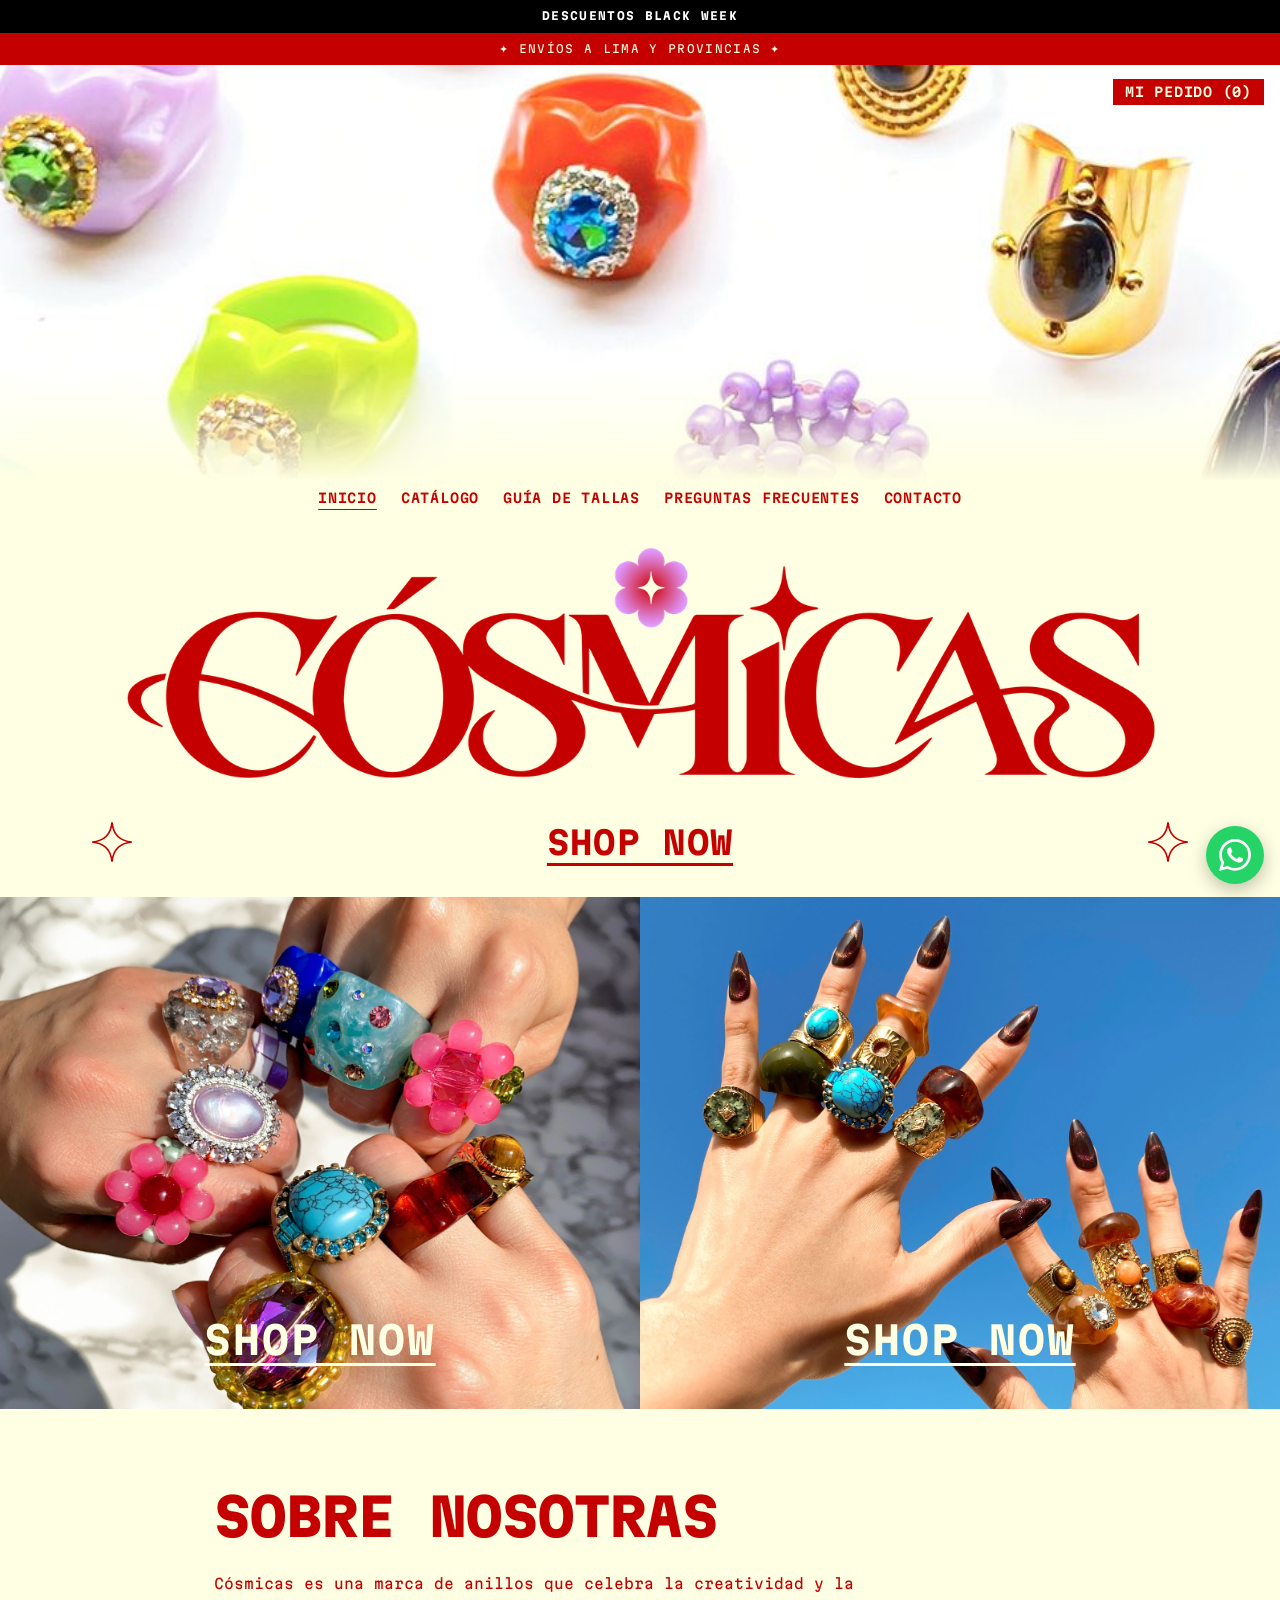
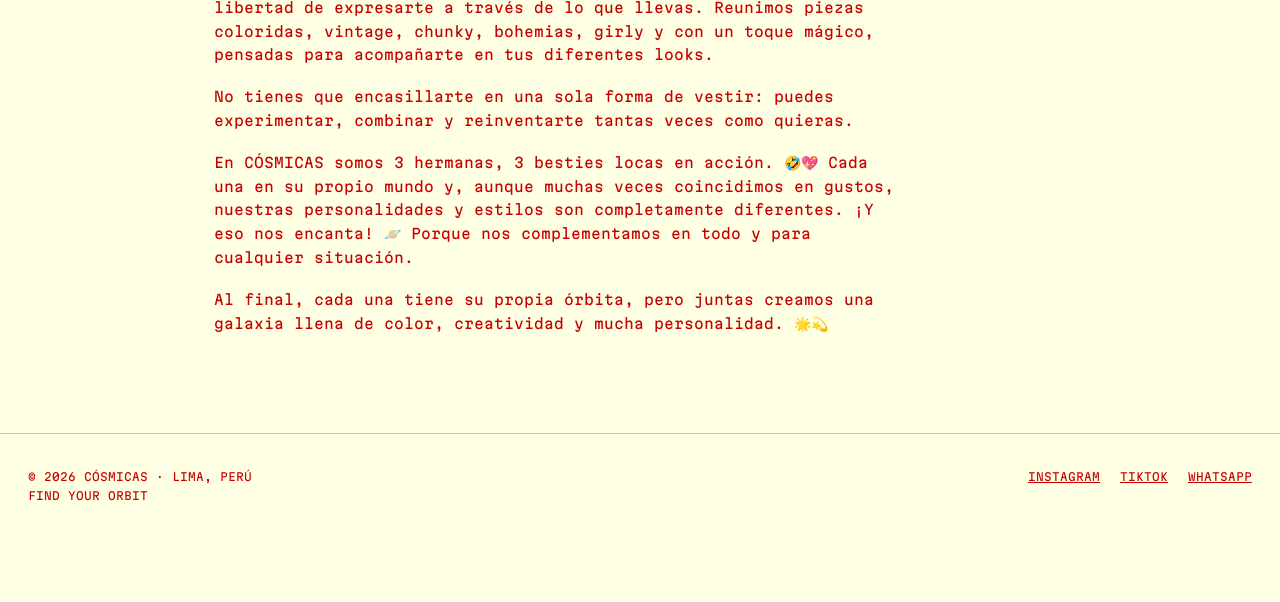
<file: index.html>
<!doctype html>
<html lang="es">
<head>
<meta charset="utf-8">
<meta name="viewport" content="width=device-width,initial-scale=1">
<title>Cósmicas · Anillos statement</title>
<meta name="description" content="Cósmicas: anillos statement coloridos, vintage y hechos a mano. Acrílicos, acero inoxidable y hechos a mano. Lima, Perú.">
<meta property="og:title" content="Cósmicas · Anillos statement">
<meta property="og:description" content="Cósmicas: anillos statement coloridos, vintage y hechos a mano. Acrílicos, acero inoxidable y hechos a mano. Lima, Perú.">
<meta property="og:image" content="https://cosmicas.pe/img/inicio/principal.jpg">
<link rel="icon" href="img/marca/favicon.png">
<link rel="preconnect" href="https://fonts.googleapis.com">
<link rel="preconnect" href="https://fonts.gstatic.com" crossorigin>
<link href="https://fonts.googleapis.com/css2?family=Martian+Mono:wght@400;600;700;800&display=swap" rel="stylesheet">
<link rel="stylesheet" href="css/estilos.css">
</head>
<body data-p="inicio">
<header class="hero">
<div class="ph"><picture><source media="(max-width:700px)" srcset="img/inicio/principal-vertical.jpg"><img src="img/inicio/principal.jpg" alt="Colección de anillos statement de Cósmicas"></picture></div>
<div class="cuerpo">
<nav class="menu" data-nav aria-label="Principal"></nav>
<h1><img src="img/marca/logo.png" alt="Cósmicas" width="1400" height="326"></h1>
<div class="cta"><svg class="st" viewBox="0 0 40 40" aria-hidden="true"><path d="M20 2C21 13 27 19 38 20C27 21 21 27 20 38C19 27 13 21 2 20C13 19 19 13 20 2Z" fill="none" stroke="currentColor" stroke-width="1.5"/></svg><a class="shop" href="catalogo.html">SHOP NOW</a><svg class="st" viewBox="0 0 40 40" aria-hidden="true"><path d="M20 2C21 13 27 19 38 20C27 21 21 27 20 38C19 27 13 21 2 20C13 19 19 13 20 2Z" fill="none" stroke="currentColor" stroke-width="1.5"/></svg></div>
</div>
</header>
<main>
<div class="panos">
<a class="pano" href="catalogo.html"><img src="img/inicio/fotoinicio1.jpg" alt="Manos con anillos Cósmicas" loading="lazy"><span>SHOP NOW</span></a>
<a class="pano" href="catalogo.html"><img src="img/inicio/fotoinicio2.jpg" alt="Manos con anillos Cósmicas" loading="lazy"><span>SHOP NOW</span></a>
</div>
<section class="sobre" id="sobre-nosotras">
<h2>SOBRE NOSOTRAS</h2>
<p>Cósmicas es una marca de anillos que celebra la creatividad y la libertad de expresarte a través de lo que llevas. Reunimos piezas coloridas, vintage, chunky, bohemias, girly y con un toque mágico, pensadas para acompañarte en tus diferentes looks.</p>
<p>No tienes que encasillarte en una sola forma de vestir: puedes experimentar, combinar y reinventarte tantas veces como quieras.</p>
<p>En CÓSMICAS somos 3 hermanas, 3 besties locas en acción. 🤣💖 Cada una en su propio mundo y, aunque muchas veces coincidimos en gustos, nuestras personalidades y estilos son completamente diferentes. ¡Y eso nos encanta! 🪐 Porque nos complementamos en todo y para cualquier situación.</p>
<p>Al final, cada una tiene su propia órbita, pero juntas creamos una galaxia llena de color, creatividad y mucha personalidad. 🌟💫</p>
</section>
</main>
<script src="js/config.js"></script>
<script src="js/site.js"></script>
<script src="js/promo.js"></script>
</body>
</html>
</file>
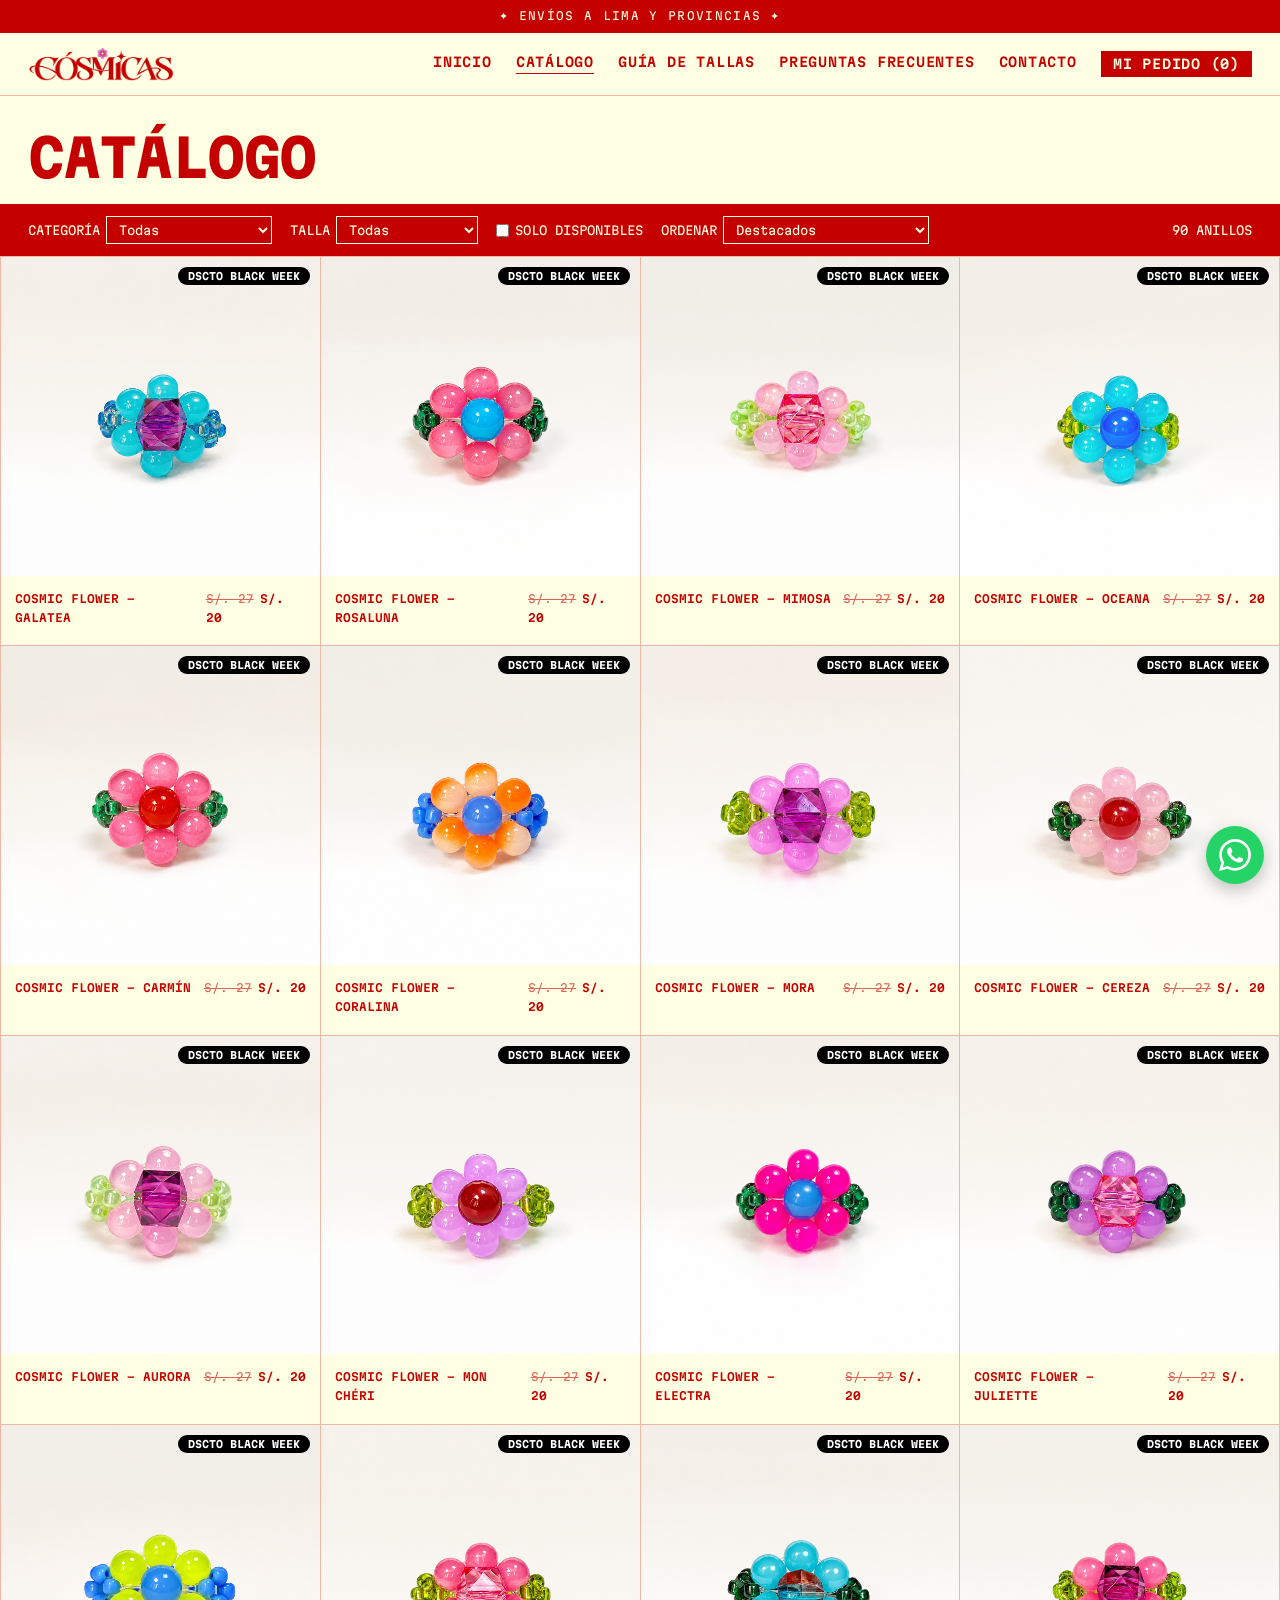
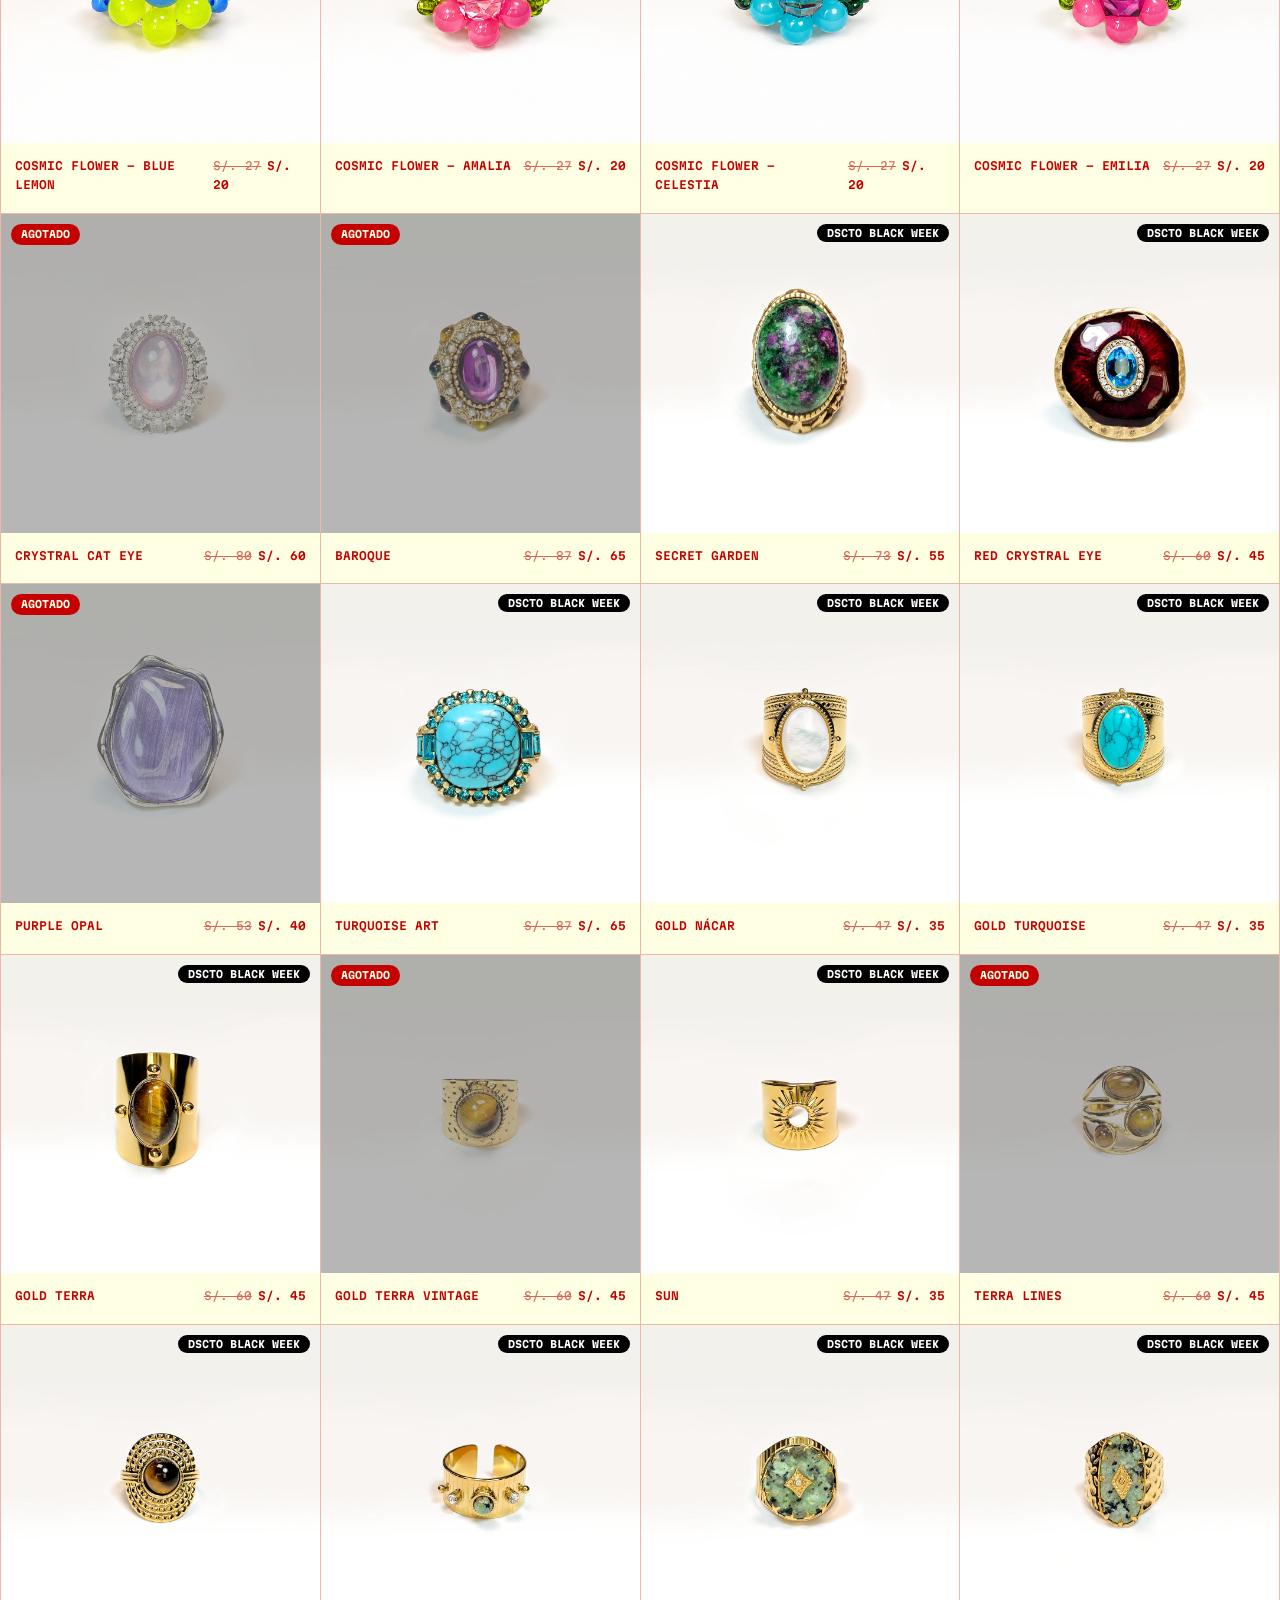
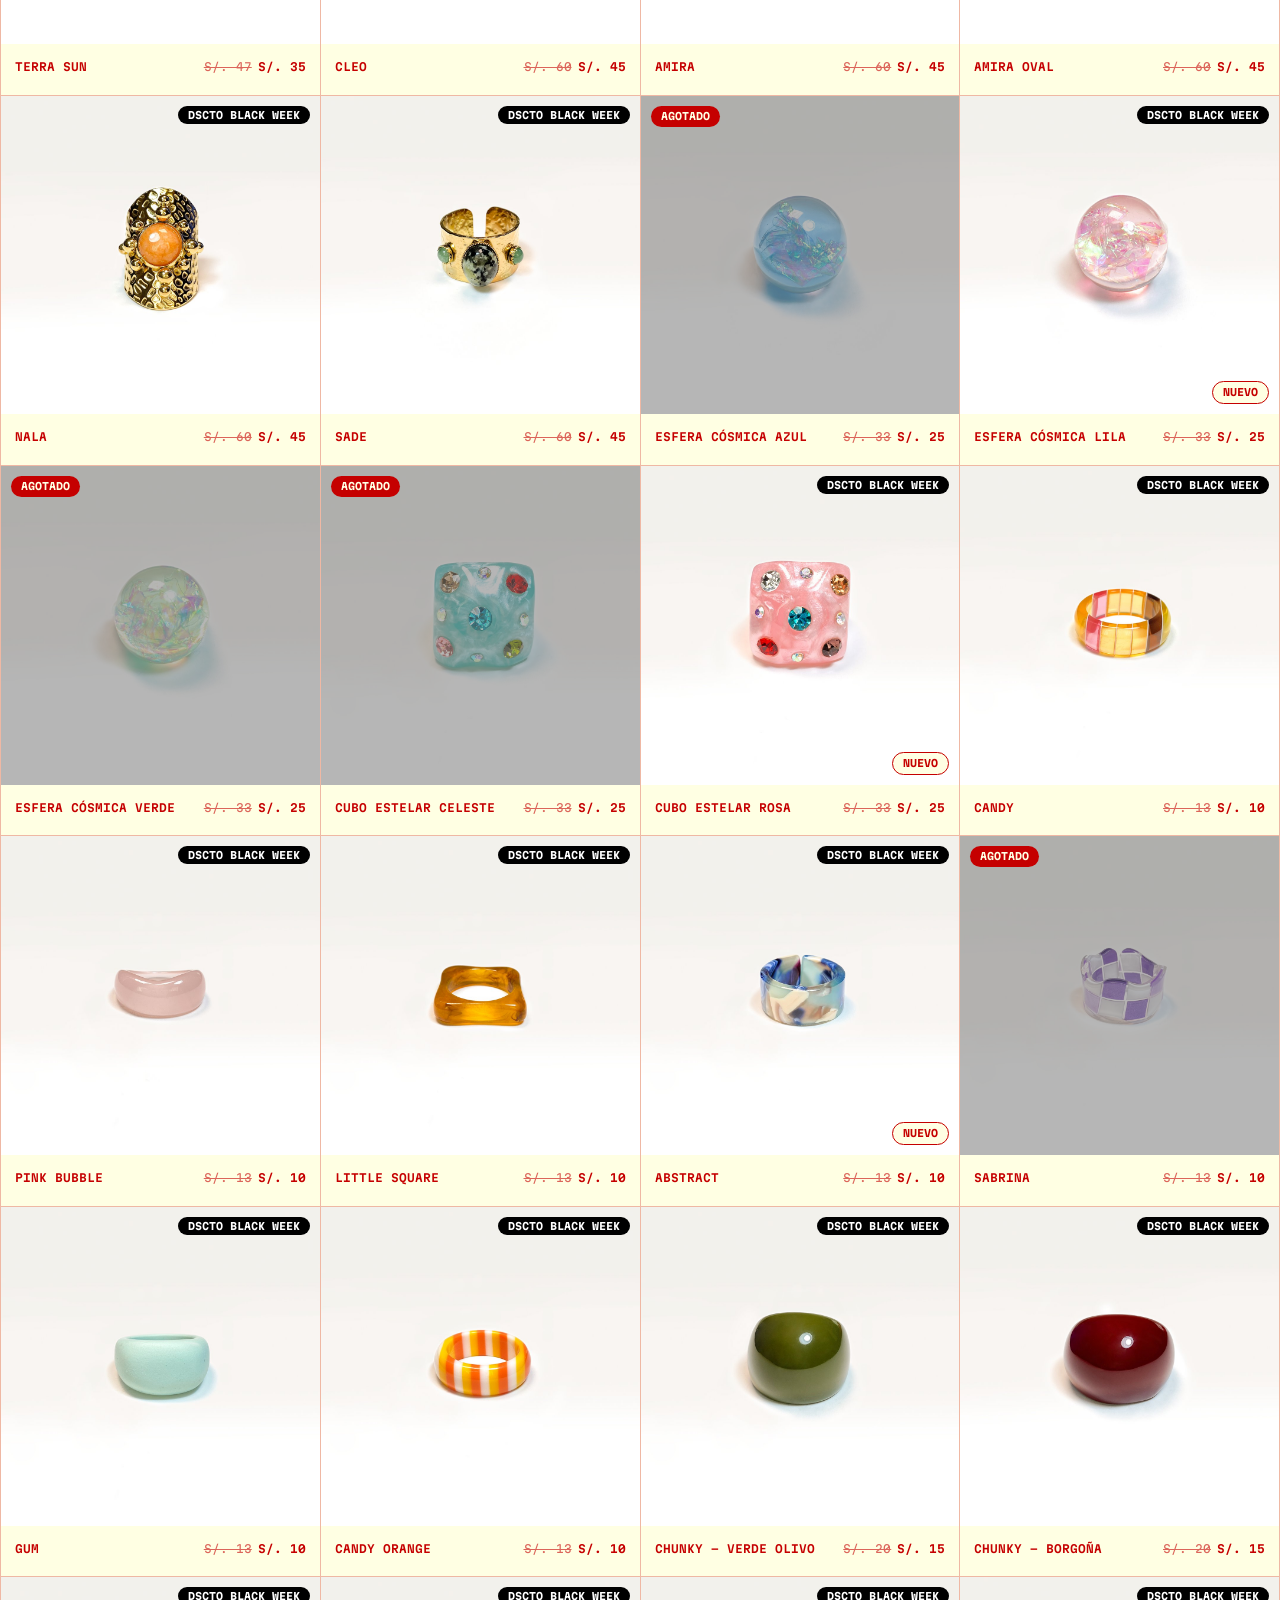
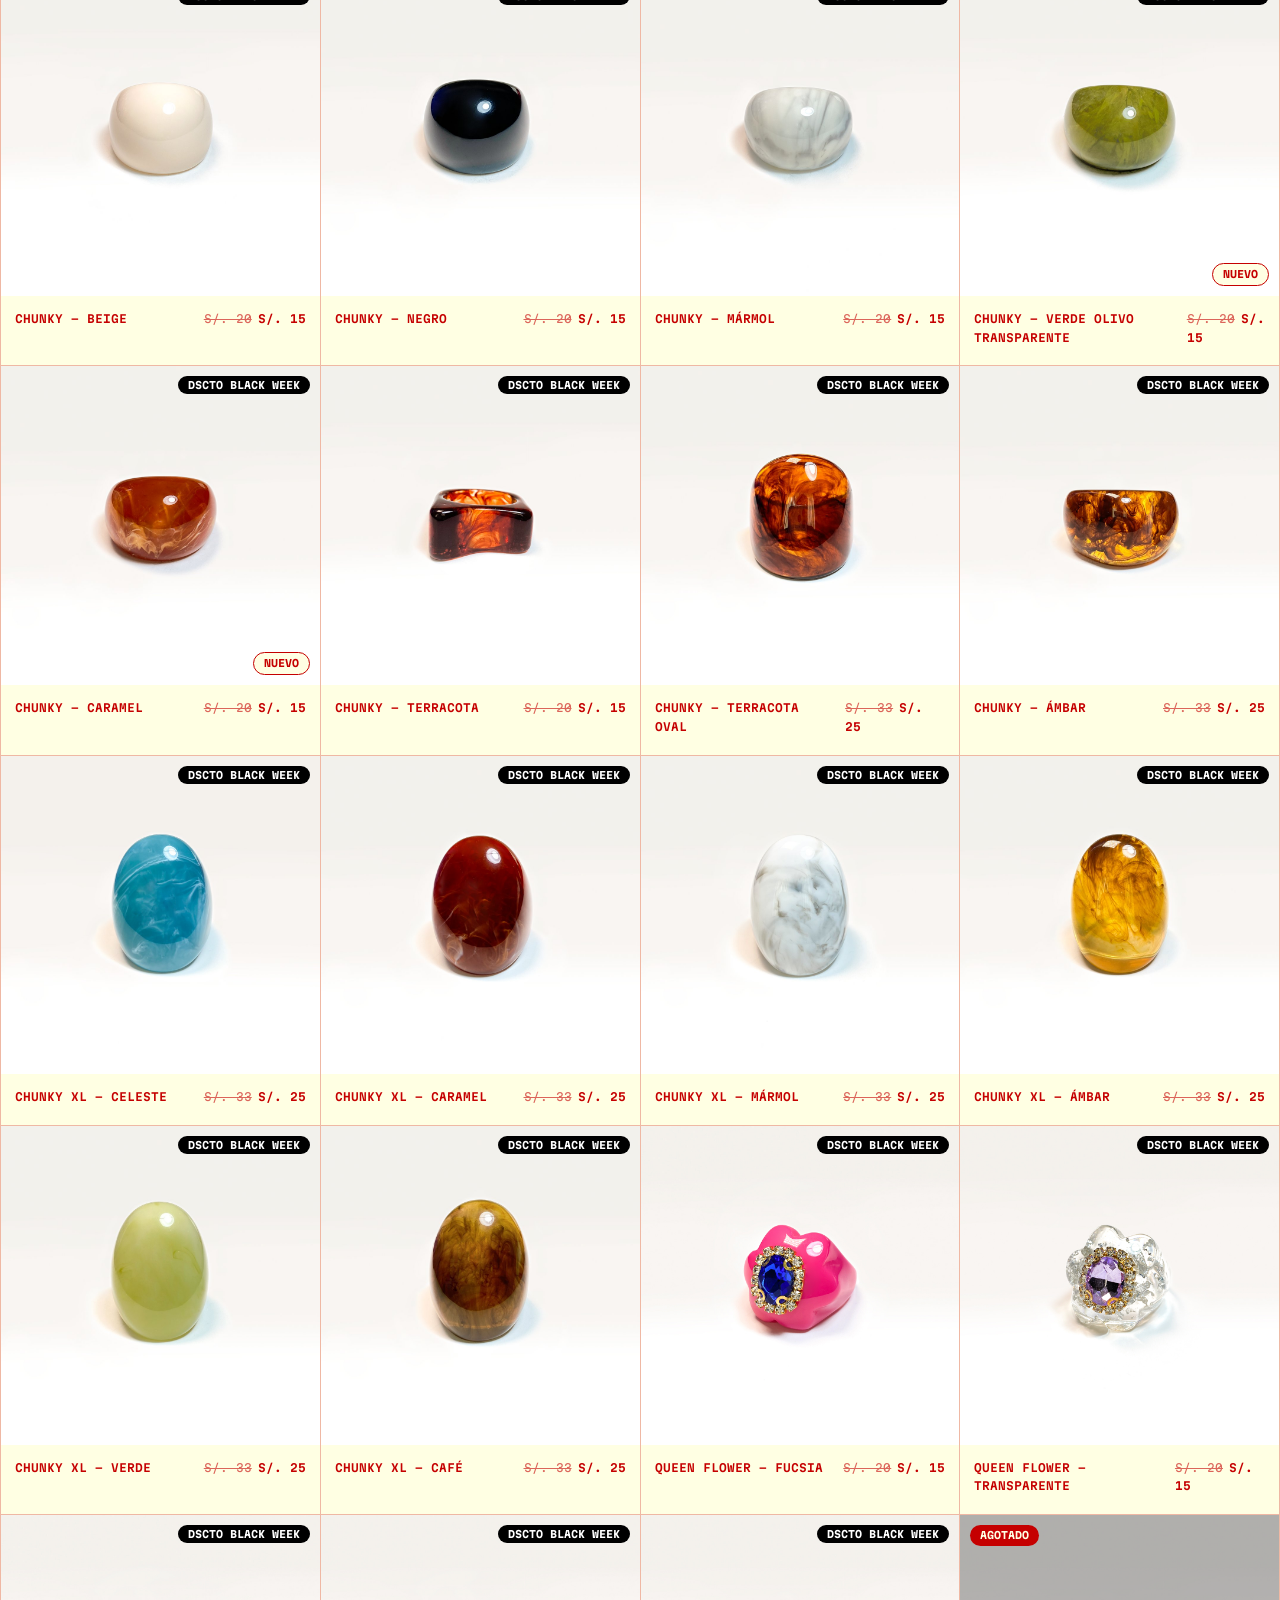
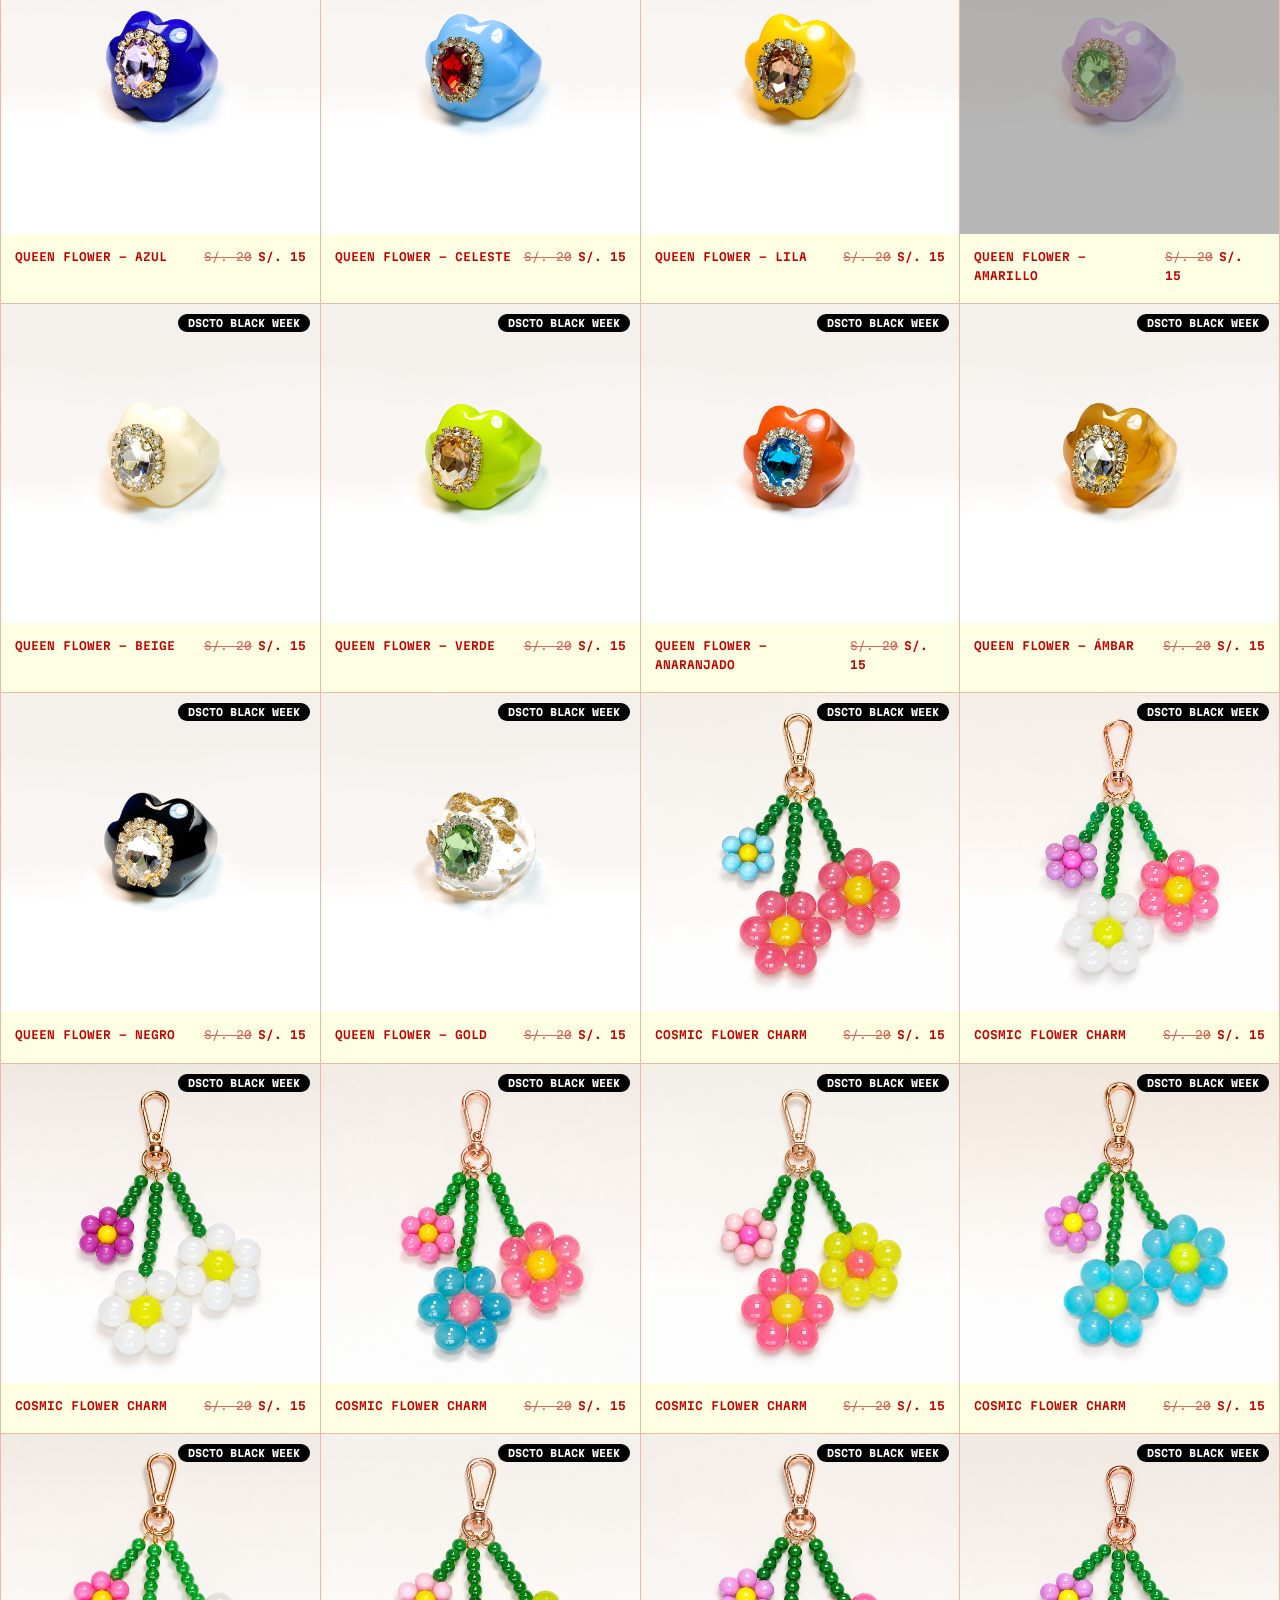
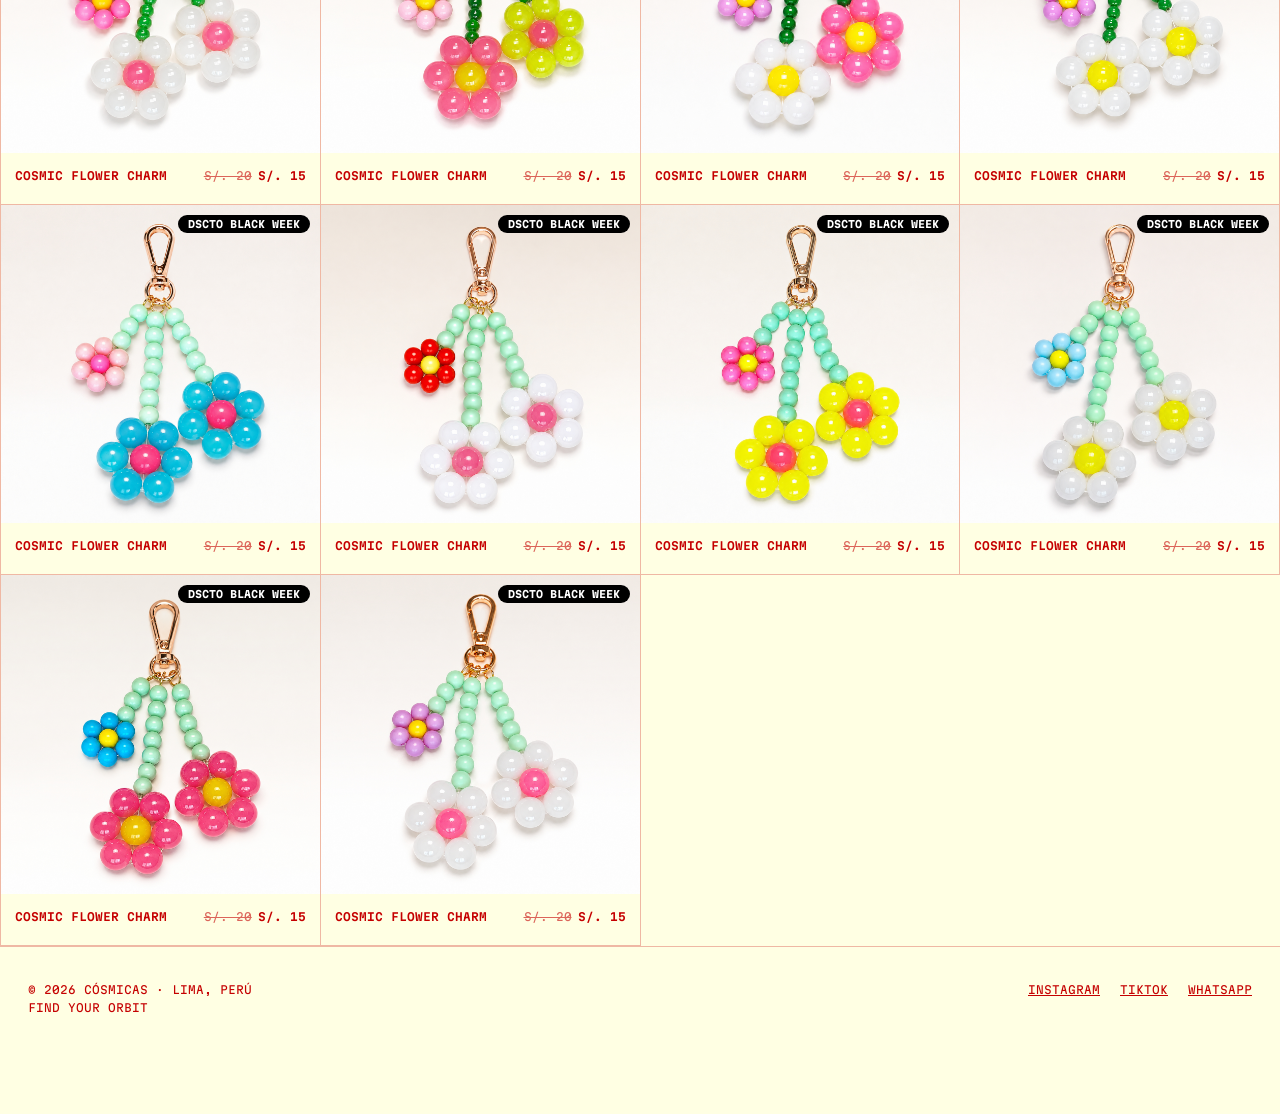
<file: catalogo.html>
<!doctype html>
<html lang="es">
<head>
<meta charset="utf-8">
<meta name="viewport" content="width=device-width,initial-scale=1">
<title>Catálogo · Cósmicas</title>
<meta name="description" content="Catálogo de anillos Cósmicas: acrílicos, acero inoxidable y hechos a mano. Arma tu pedido y envíalo por WhatsApp.">
<meta property="og:title" content="Catálogo · Cósmicas">
<meta property="og:description" content="Catálogo de anillos Cósmicas: acrílicos, acero inoxidable y hechos a mano. Arma tu pedido y envíalo por WhatsApp.">
<meta property="og:image" content="https://cosmicas.pe/img/inicio/principal.jpg">
<link rel="icon" href="img/marca/favicon.png">
<link rel="preconnect" href="https://fonts.googleapis.com">
<link rel="preconnect" href="https://fonts.gstatic.com" crossorigin>
<link href="https://fonts.googleapis.com/css2?family=Martian+Mono:wght@400;600;700;800&display=swap" rel="stylesheet">
<link rel="stylesheet" href="css/estilos.css">
</head>
<body data-p="catalogo">
<main>
<h1 class="tit">CATÁLOGO</h1>
<div class="filt">
<label>CATEGORÍA <select id="fc"><option value="">Todas</option></select></label>
<label>TALLA <select id="ft"><option value="">Todas</option></select></label>
<label><input type="checkbox" id="fd"> SOLO DISPONIBLES</label>
<label>ORDENAR <select id="fo"><option value="">Destacados</option><option value="pa">Precio: menor a mayor</option><option value="pd">Precio: mayor a menor</option><option value="n">Nombre A-Z</option></select></label>
<span class="cuenta" id="cuenta" aria-live="polite"></span>
</div>
<div class="grid" id="grid"><p class="vacio">Cargando anillos…</p></div>
</main>
<div class="ov" id="ov"><div class="fi" id="fi" role="dialog" aria-modal="true" aria-label="Detalle del anillo"></div></div>
<aside class="cart" id="cart" aria-label="Mi pedido" aria-hidden="true">
<button class="x" data-cc aria-label="Cerrar mi pedido">×</button>
<h2>MI PEDIDO</h2>
<div class="items" id="items"></div>
<div class="tot"><div>TOTAL <b id="tot">S/. 0</b></div><p>El envío se cotiza aparte por WhatsApp.</p><a class="btn" id="envia" href="#" aria-disabled="true" rel="noopener">ENVIAR PEDIDO POR WHATSAPP</a></div>
</aside>
<script src="js/config.js"></script>
<script src="js/site.js"></script>
<script src="js/catalogo.js"></script>
</body>
</html>
</file>
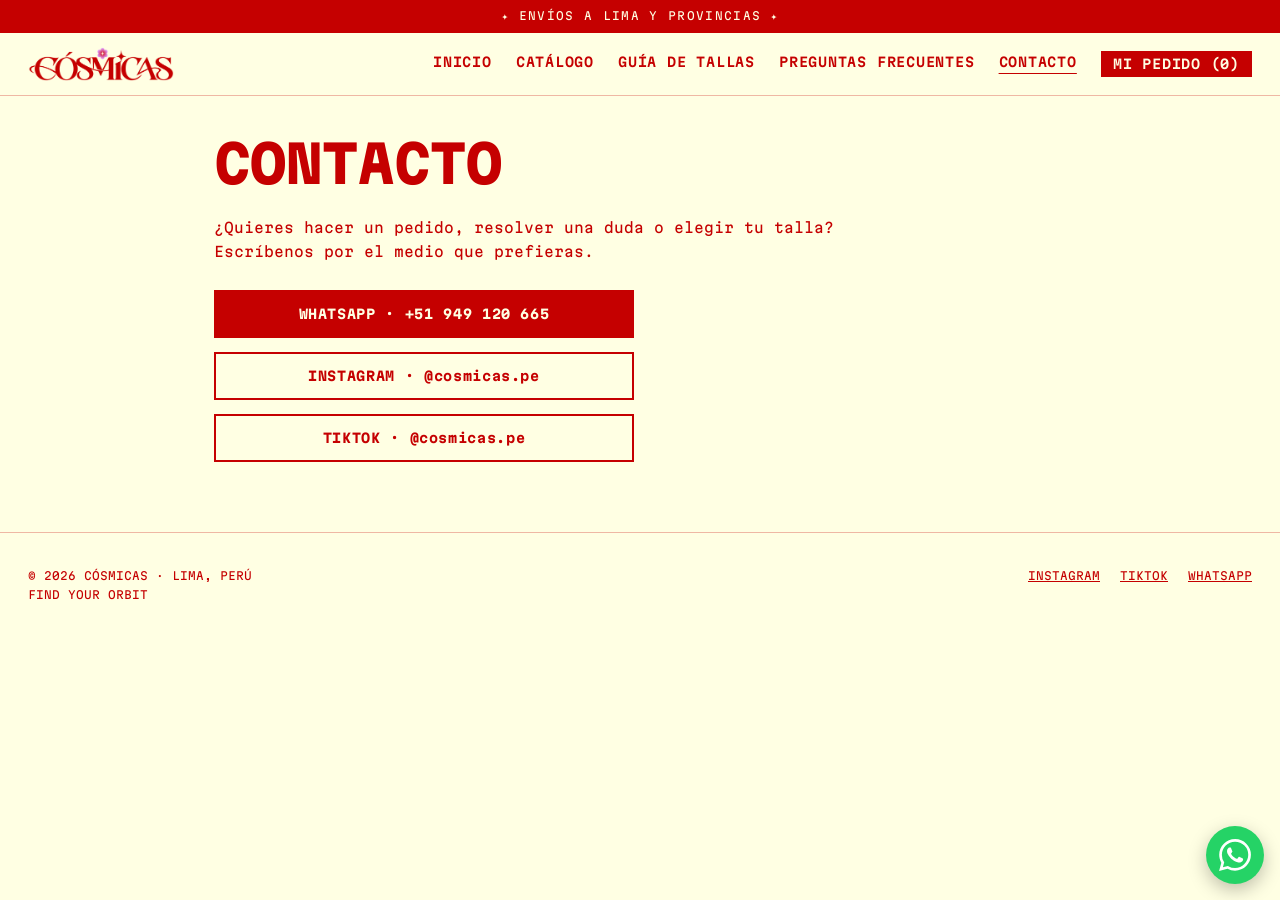
<file: contacto.html>
<!doctype html>
<html lang="es">
<head>
<meta charset="utf-8">
<meta name="viewport" content="width=device-width,initial-scale=1">
<title>Contacto · Cósmicas</title>
<meta name="description" content="Escríbenos por WhatsApp, Instagram o TikTok.">
<meta property="og:title" content="Contacto · Cósmicas">
<meta property="og:description" content="Escríbenos por WhatsApp, Instagram o TikTok.">
<meta property="og:image" content="https://cosmicas.pe/img/inicio/principal.jpg">
<link rel="icon" href="img/marca/favicon.png">
<link rel="preconnect" href="https://fonts.googleapis.com">
<link rel="preconnect" href="https://fonts.gstatic.com" crossorigin>
<link href="https://fonts.googleapis.com/css2?family=Martian+Mono:wght@400;600;700;800&display=swap" rel="stylesheet">
<link rel="stylesheet" href="css/estilos.css">
</head>
<body data-p="contacto">
<main class="pag">
<h1>CONTACTO</h1>
<p>¿Quieres hacer un pedido, resolver una duda o elegir tu talla? Escríbenos por el medio que prefieras.</p>
<div class="cont">
<a class="btn" id="cw" href="#" target="_blank" rel="noopener">WHATSAPP · +51 949 120 665</a>
<a class="btn o" id="ci" href="#" target="_blank" rel="noopener">INSTAGRAM · @cosmicas.pe</a>
<a class="btn o" id="ct" href="#" target="_blank" rel="noopener">TIKTOK · @cosmicas.pe</a>
</div>
</main>
<script src="js/config.js"></script>
<script src="js/site.js"></script>
<script>document.getElementById("cw").href=COSMICAS.waLink("Hola Cósmicas, quisiera más información 💫");document.getElementById("ci").href=COSMICAS.ig;document.getElementById("ct").href=COSMICAS.tt;</script>
</body>
</html>
</file>
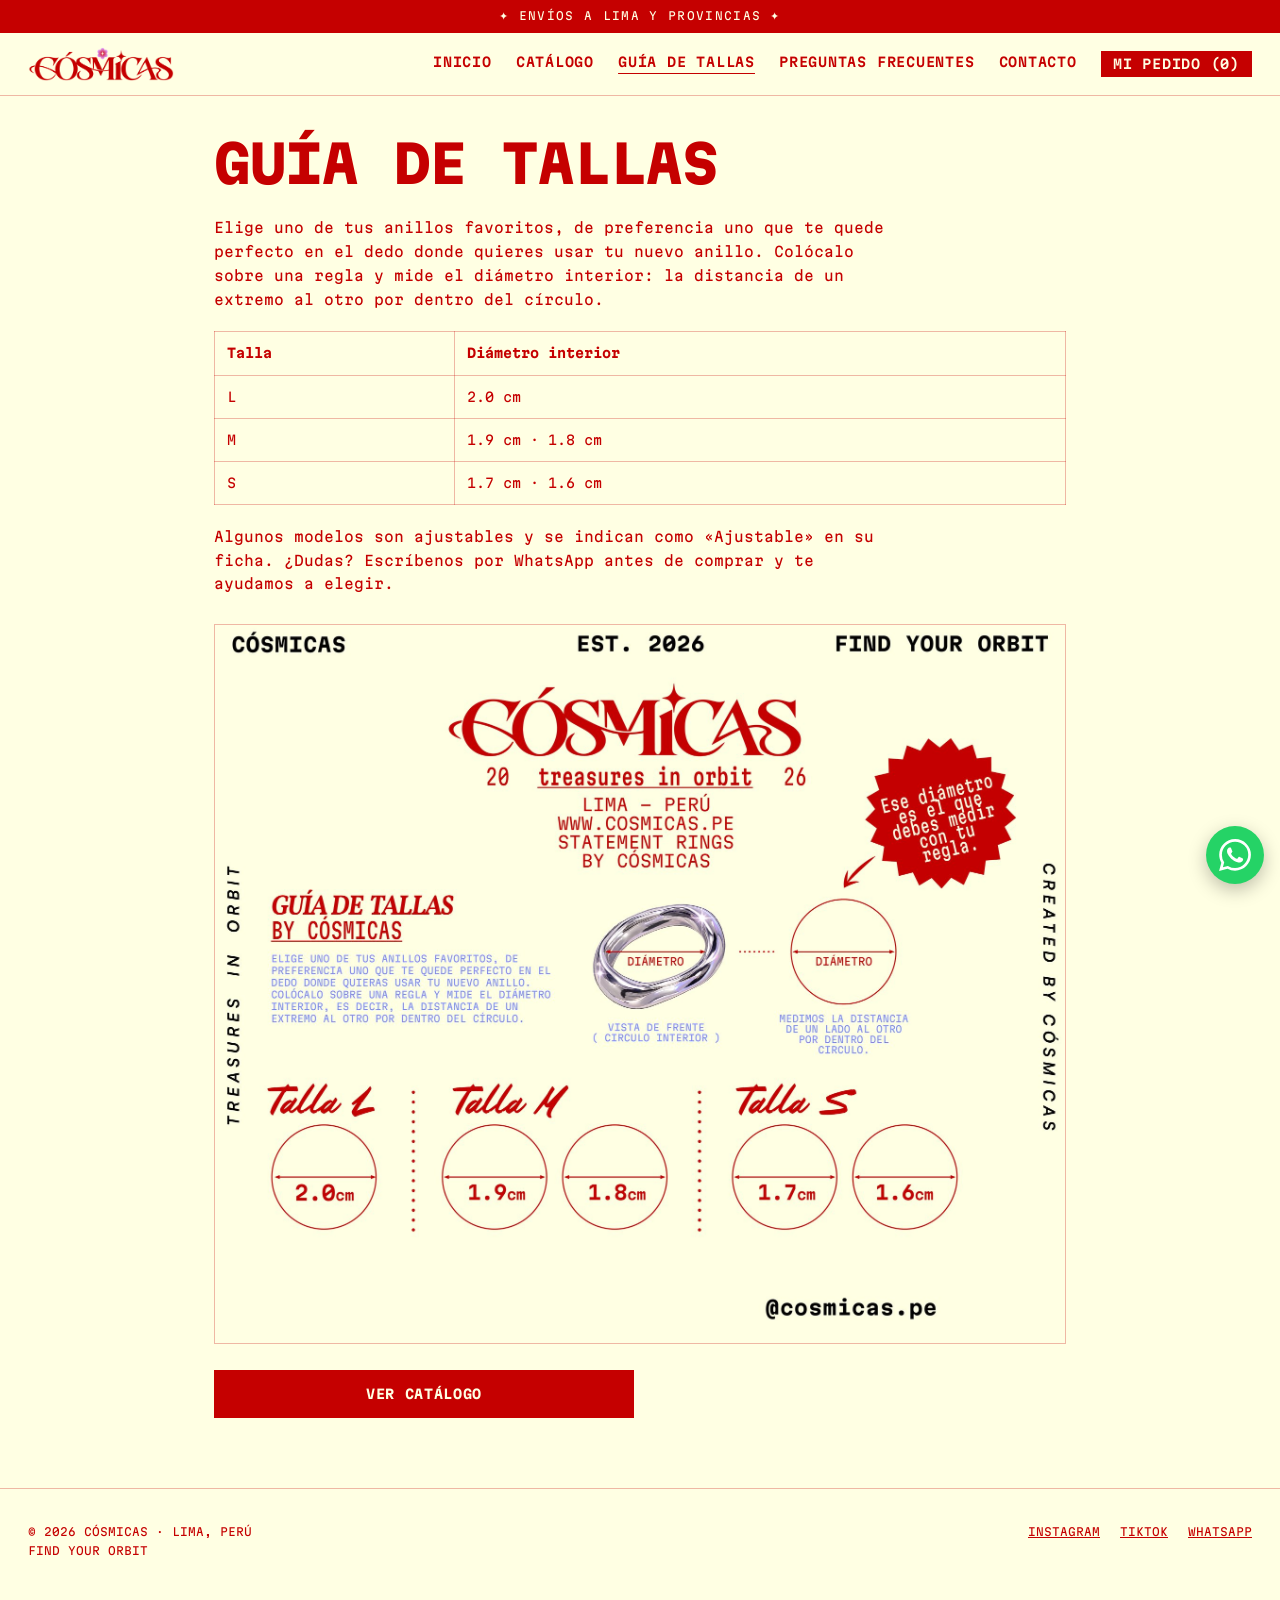
<file: guia-de-tallas.html>
<!doctype html>
<html lang="es">
<head>
<meta charset="utf-8">
<meta name="viewport" content="width=device-width,initial-scale=1">
<title>Guía de tallas · Cósmicas</title>
<meta name="description" content="Cómo medir tu talla de anillo con una regla: tallas S, M y L de Cósmicas.">
<meta property="og:title" content="Guía de tallas · Cósmicas">
<meta property="og:description" content="Cómo medir tu talla de anillo con una regla: tallas S, M y L de Cósmicas.">
<meta property="og:image" content="https://cosmicas.pe/img/inicio/principal.jpg">
<link rel="icon" href="img/marca/favicon.png">
<link rel="preconnect" href="https://fonts.googleapis.com">
<link rel="preconnect" href="https://fonts.gstatic.com" crossorigin>
<link href="https://fonts.googleapis.com/css2?family=Martian+Mono:wght@400;600;700;800&display=swap" rel="stylesheet">
<link rel="stylesheet" href="css/estilos.css">
</head>
<body data-p="tallas">
<main class="pag">
<h1>GUÍA DE TALLAS</h1>
<p>Elige uno de tus anillos favoritos, de preferencia uno que te quede perfecto en el dedo donde quieres usar tu nuevo anillo. Colócalo sobre una regla y mide el diámetro interior: la distancia de un extremo al otro por dentro del círculo.</p>
<table class="tt"><thead><tr><th>Talla</th><th>Diámetro interior</th></tr></thead><tbody>
<tr><td>L</td><td>2.0 cm</td></tr><tr><td>M</td><td>1.9 cm · 1.8 cm</td></tr><tr><td>S</td><td>1.7 cm · 1.6 cm</td></tr></tbody></table>
<p>Algunos modelos son ajustables y se indican como «Ajustable» en su ficha. ¿Dudas? Escríbenos por WhatsApp antes de comprar y te ayudamos a elegir.</p>
<img class="gdt" src="img/tallas/guia-de-tallas.jpg" alt="Guía de tallas Cósmicas: L 2.0 cm, M 1.9 y 1.8 cm, S 1.7 y 1.6 cm" loading="lazy">
<div class="cont"><a class="btn" href="catalogo.html">VER CATÁLOGO</a></div>
</main>
<script src="js/config.js"></script>
<script src="js/site.js"></script>
</body>
</html>
</file>
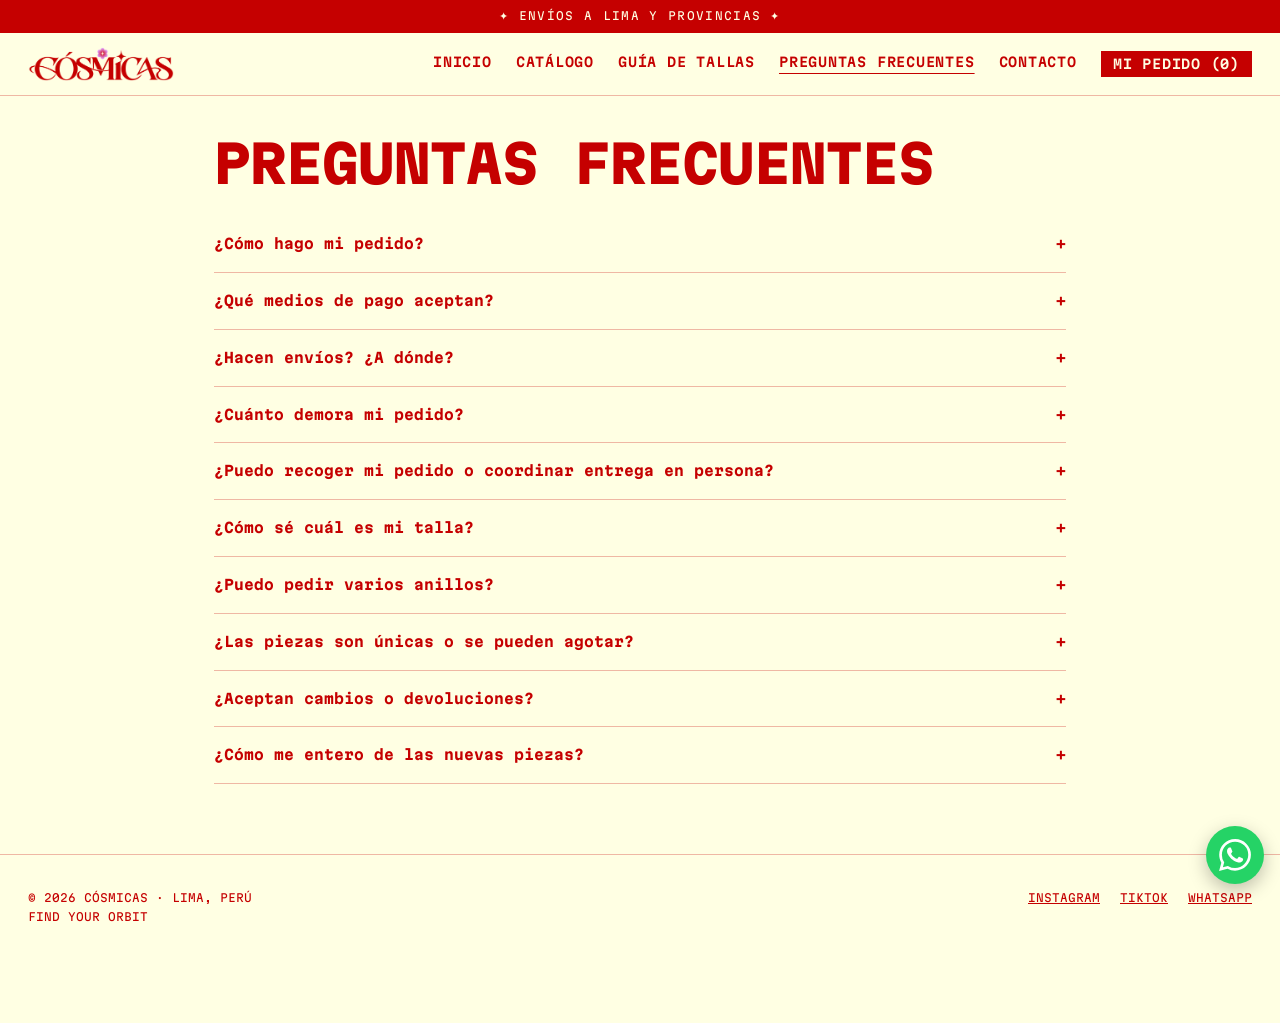
<file: preguntas-frecuentes.html>
<!doctype html>
<html lang="es">
<head>
<meta charset="utf-8">
<meta name="viewport" content="width=device-width,initial-scale=1">
<title>Preguntas frecuentes · Cósmicas</title>
<meta name="description" content="Pedidos, pagos, envíos, tallas y cambios: resolvemos tus dudas sobre Cósmicas.">
<meta property="og:title" content="Preguntas frecuentes · Cósmicas">
<meta property="og:description" content="Pedidos, pagos, envíos, tallas y cambios: resolvemos tus dudas sobre Cósmicas.">
<meta property="og:image" content="https://cosmicas.pe/img/inicio/principal.jpg">
<link rel="icon" href="img/marca/favicon.png">
<link rel="preconnect" href="https://fonts.googleapis.com">
<link rel="preconnect" href="https://fonts.gstatic.com" crossorigin>
<link href="https://fonts.googleapis.com/css2?family=Martian+Mono:wght@400;600;700;800&display=swap" rel="stylesheet">
<link rel="stylesheet" href="css/estilos.css">
</head>
<body data-p="faq">
<main class="pag">
<h1>PREGUNTAS FRECUENTES</h1>
<details><summary>¿Cómo hago mi pedido?</summary><p>Elige tus anillos favoritos en el catálogo, agrégalos a tu carrito y envía tu pedido por WhatsApp: llegará con el detalle de lo que elegiste. Ahí confirmamos la disponibilidad, te damos los datos de pago y coordinamos tu delivery para cotizar el envío. 💫</p></details>
<details><summary>¿Qué medios de pago aceptan?</summary><p>Yape, Plin y transferencia bancaria (BCP y BBVA). Te enviamos los datos por WhatsApp cuando confirmemos tu pedido.</p></details>
<details><summary>¿Hacen envíos? ¿A dónde?</summary><p>Sí, enviamos por delivery a Lima y a provincias. El costo se cotiza aparte según tu dirección de entrega.</p></details>
<details><summary>¿Cuánto demora mi pedido?</summary><p>En Lima, aproximadamente de 2 a 5 días hábiles. En provincias, de 4 a 7 días hábiles.</p></details>
<details><summary>¿Puedo recoger mi pedido o coordinar entrega en persona?</summary><p>Por ahora todos nuestros pedidos se entregan por delivery.</p></details>
<details><summary>¿Cómo sé cuál es mi talla?</summary><p>Revisa nuestra <a href="guia-de-tallas.html">guía de tallas</a>: mide el diámetro interior de un anillo que te quede perfecto y compáralo con nuestras tallas S, M y L. Algunos modelos son ajustables, y cada anillo indica su talla.</p></details>
<details><summary>¿Puedo pedir varios anillos?</summary><p>Claro. Agrega al carrito todos los que quieras, mientras haya stock disponible, y envíalos en un solo pedido.</p></details>
<details><summary>¿Las piezas son únicas o se pueden agotar?</summary><p>Trabajamos con stock limitado, así que algunas piezas pueden agotarse. Los anillos hechos a mano se ofrecen solo en las unidades disponibles.</p></details>
<details><summary>¿Aceptan cambios o devoluciones?</summary><p>Como trabajamos con stock limitado y tú eliges tu talla con nuestra guía, no realizamos cambios ni devoluciones. Por eso queremos que tu anillo te quede perfecto: mide con calma y, si tienes dudas, escríbenos por WhatsApp antes de comprar. ¡Te ayudamos a elegir tu talla! ✨</p></details>
<details><summary>¿Cómo me entero de las nuevas piezas?</summary><p>Síguenos en <a href="https://www.instagram.com/cosmicas.pe/" target="_blank" rel="noopener">Instagram</a> y <a href="https://www.tiktok.com/@cosmicas.pe" target="_blank" rel="noopener">TikTok</a>: ahí mostramos cada novedad.</p></details>
</main>
<script src="js/config.js"></script>
<script src="js/site.js"></script>
</body>
</html>
</file>
<file: css/estilos.css>
:root{--rojo:#C50000;--crema:#FFFFE3;--linea:rgba(197,0,0,.28)}
*{box-sizing:border-box;margin:0}
html{scroll-behavior:smooth}
body{background:var(--crema);color:var(--rojo);font:400 13px/1.7 "Martian Mono",monospace;-webkit-text-size-adjust:100%}
img{display:block;max-width:100%}
a{color:inherit}
:focus-visible{outline:2px solid var(--rojo);outline-offset:3px}
.bar{background:var(--rojo);color:var(--crema);text-align:center;padding:7px 12px;font-size:11px;letter-spacing:.12em}
.menu{display:flex;flex-wrap:wrap;justify-content:center;gap:6px 24px;font-weight:600;font-size:13px;letter-spacing:.06em}
.menu a{text-decoration:none}
.menu a:hover,.menu a[aria-current]{text-decoration:underline;text-underline-offset:6px}
a.mp{display:inline-block;background:var(--rojo);color:var(--crema);padding:2px 12px;text-decoration:none;font-weight:600;font-size:13px;letter-spacing:.06em}
.hero{position:relative}
.mp-top{position:absolute;top:14px;right:16px;z-index:5}
.top{display:flex;align-items:center;justify-content:space-between;gap:16px;padding:14px 28px;border-bottom:1px solid var(--linea);position:sticky;top:0;background:var(--crema);z-index:20}
.top img{height:34px;width:auto}
.hero{height:calc(100vh - 34px);height:calc(100svh - 34px);min-height:560px;display:grid;grid-template-rows:1fr 1fr}
.hero .ph{min-height:0;-webkit-mask-image:linear-gradient(#000 72%,transparent);mask-image:linear-gradient(#000 72%,transparent)}
.hero .ph img{width:100%;height:100%;object-fit:cover}
.hero .cuerpo{display:flex;flex-direction:column;align-items:center;justify-content:space-between;padding:6px 20px 28px;min-height:0}
.hero h1{display:flex;justify-content:center;min-height:0}
.hero h1 img{width:auto;height:auto;max-width:90vw;max-height:27vh}
.cta{display:flex;align-items:center;justify-content:space-between;width:min(92vw,1100px)}
.st{width:44px;height:44px}
.shop{font-weight:700;font-size:clamp(18px,3vw,32px);letter-spacing:.04em;text-underline-offset:8px}
.pano{position:relative;display:block;overflow:hidden}
.panos{display:grid;grid-template-columns:1fr 1fr}
.pano img{width:100%;aspect-ratio:5/4;height:auto;object-fit:cover}
.pano span{position:absolute;left:0;right:0;bottom:7%;text-align:center;color:var(--crema);font-weight:700;font-size:clamp(20px,3vw,40px);letter-spacing:.05em;text-decoration:underline;text-underline-offset:8px}
.sobre,.pag{max-width:900px;margin:0 auto;padding:80px 24px}
.pag{padding:40px 24px 70px}
.sobre h2,.pag h1,.tit{font-weight:800;line-height:1.05;font-size:clamp(28px,5vw,52px)}
.sobre h2{margin-bottom:28px}
.sobre p,.pag p{max-width:68ch;margin:0 0 18px;font-size:14px}
.pag h1{margin-bottom:26px}
.pag p{margin-top:10px}
details{border-bottom:1px solid var(--linea);padding:16px 0}
summary{cursor:pointer;font-weight:700;font-size:14px;list-style:none;display:flex;justify-content:space-between;gap:16px}
summary::after{content:"+"}
details[open] summary::after{content:"–"}
summary::-webkit-details-marker{display:none}
.tt{border-collapse:collapse;width:100%;margin:20px 0}
.tt td,.tt th{border:1px solid var(--linea);padding:10px 12px;text-align:left}
.gdt{width:100%;margin-top:28px;border:1px solid var(--linea)}
.cont{display:grid;gap:14px;margin-top:26px;max-width:420px}
.btn{font:700 13px "Martian Mono",monospace;background:var(--rojo);color:var(--crema);border:2px solid var(--rojo);padding:14px 18px;cursor:pointer;letter-spacing:.05em;text-decoration:none;text-align:center;display:block}
.btn:disabled,.btn[aria-disabled=true]{opacity:.45;cursor:not-allowed}
.btn.o{background:transparent;color:var(--rojo)}
.tit{padding:34px 28px 20px}
.filt{background:var(--rojo);color:var(--crema);display:flex;flex-wrap:wrap;gap:10px 18px;align-items:center;padding:12px 28px;font-size:12px}
.filt select{font:inherit;background:transparent;color:inherit;border:1px solid var(--crema);padding:5px 8px}
.filt option{color:#000;background:#fff}
.filt label{display:flex;gap:6px;align-items:center;cursor:pointer}
.filt .cuenta{margin-left:auto}
.grid{display:grid;grid-template-columns:repeat(4,1fr);border-top:1px solid var(--linea);border-left:1px solid var(--linea)}
.card{position:relative;display:block;text-decoration:none;border-right:1px solid var(--linea);border-bottom:1px solid var(--linea)}
.card .im{position:relative;aspect-ratio:1;background:#fff;overflow:hidden}
.card .im img{position:absolute;inset:0;width:100%;height:100%;object-fit:cover;transition:opacity .25s}
.card .im img+img{opacity:0}
@media(hover:hover){.card:hover .im img+img{opacity:1}}
.card.ago .im img{opacity:.55}
.card.ago .im img+img{display:none}
.inf{display:flex;justify-content:space-between;gap:10px;padding:14px 14px 18px;font-size:11px;font-weight:600;text-transform:uppercase}
.pill{position:absolute;top:10px;z-index:2;padding:2px 10px;border-radius:99px;font-size:10px;font-weight:700;background:var(--rojo);color:var(--crema)}
.pill.a{left:10px}
.pill.n{right:10px;background:var(--crema);color:var(--rojo);border:1px solid var(--rojo)}
.vacio{padding:40px 28px;grid-column:1/-1}
.ov{position:fixed;inset:0;background:rgba(60,0,0,.55);display:none;align-items:center;justify-content:center;z-index:50;padding:16px}
.ov.on{display:flex}
.fi{background:var(--crema);border:2px solid var(--rojo);max-width:1000px;width:100%;max-height:92vh;overflow:auto;display:grid;grid-template-columns:1.1fr 1fr;position:relative}
.gal{padding:18px}
.big{width:100%;aspect-ratio:1;object-fit:cover;background:#fff}
.th{display:flex;gap:8px;margin-top:8px}
.th button{width:72px;height:72px;padding:0;border:1px solid var(--linea);background:#fff;cursor:pointer}
.th button[aria-current=true]{border:2px solid var(--rojo)}
.th img{width:100%;height:100%;object-fit:cover}
.det{padding:34px 28px;display:flex;flex-direction:column;gap:12px}
.det h2{font-size:22px;line-height:1.2;font-weight:800;text-transform:uppercase}
.det p{font-size:12px}
.px{font-size:20px;font-weight:700}
.px s{font-weight:400;opacity:.6;font-size:14px;margin-right:8px}
.x{position:absolute;top:8px;right:12px;font-size:30px;background:none;border:0;color:inherit;cursor:pointer;z-index:3;line-height:1}
.cb{position:fixed;left:16px;bottom:16px;z-index:40;box-shadow:0 4px 14px rgba(0,0,0,.2)}
.cart{position:fixed;top:0;right:0;bottom:0;width:min(420px,100%);background:var(--crema);border-left:2px solid var(--rojo);z-index:60;transform:translateX(100%);visibility:hidden;transition:transform .25s,visibility .25s;display:flex;flex-direction:column}
.cart.on{transform:none;visibility:visible}
.cart h2{padding:18px 20px;font-size:18px;border-bottom:2px solid var(--rojo)}
.items{overflow:auto;flex:1;padding:0 20px}
.it{display:grid;grid-template-columns:64px 1fr auto;gap:12px;padding:14px 0;border-bottom:1px solid var(--linea);align-items:center;font-size:12px}
.it img{width:64px;height:64px;object-fit:cover;background:#fff}
.q{display:flex;align-items:center;gap:10px;margin-top:6px}
.q button,.rm{width:26px;height:26px;border:1px solid var(--rojo);background:none;color:inherit;cursor:pointer;font:inherit}
.q button:disabled{opacity:.35}
.tot{padding:16px 20px;border-top:2px solid var(--rojo);display:grid;gap:10px;font-size:12px}
.tot b{font-size:18px}
.wa{position:fixed;right:16px;bottom:16px;width:58px;height:58px;border-radius:50%;background:#25D366;display:grid;place-items:center;z-index:45;box-shadow:0 6px 18px rgba(0,0,0,.25);animation:vuela 3s ease-in-out infinite}
.wa svg{width:32px;height:32px;fill:#fff}
@keyframes vuela{50%{transform:translateY(-9px)}}
@media(prefers-reduced-motion:reduce){.wa{animation:none}html{scroll-behavior:auto}}
.pie{border-top:1px solid var(--linea);padding:34px 28px 96px;display:flex;flex-wrap:wrap;gap:16px 40px;justify-content:space-between;font-size:11px}
.pie nav{display:flex;gap:20px;flex-wrap:wrap}
@media(max-width:1000px){.grid{grid-template-columns:repeat(3,1fr)}}
@media(max-width:760px){.top{flex-direction:column;padding:10px 16px;position:static}.fi{grid-template-columns:1fr}.panos{grid-template-columns:1fr}.st{width:30px;height:30px}.filt .cuenta{margin-left:0}.filt,.tit{padding-left:16px;padding-right:16px}}
@media(max-width:640px){.grid{grid-template-columns:repeat(2,1fr)}.inf{flex-direction:column;gap:2px}.menu{font-size:11px;gap:4px 14px}a.mp{font-size:11px}}
</file>
